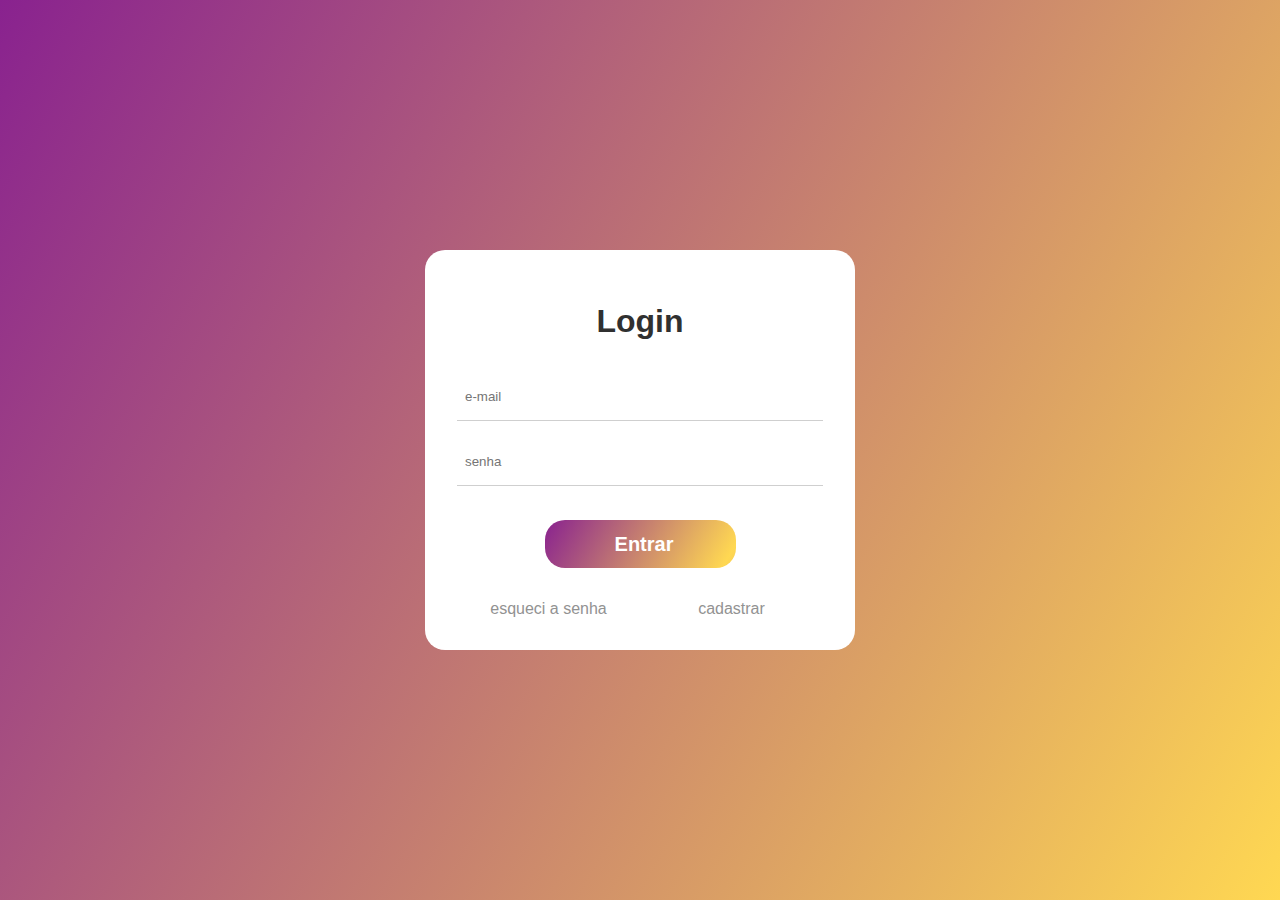
<file: index.html>
<!DOCTYPE html>
<html lang="pt-br">
<head>
    <meta charset="UTF-8">
    <meta http-equiv="X-UA-Compatible" content="IE=edge">
    <meta name="viewport" content="width=device-width, initial-scale=1.0">
    <link rel="stylesheet" href="style.css">
    <link rel="shortcut icon" href="img/Logo-Kut-Hair-A.R-fundo-degrade-diagonal.ico" type="image/x-icon">
    <script defer src="script.js"> </script>
    <title>Kut Hair</title>
</head>
<body>
    <main class="login">
        <div class="login__container">
            <h1 class="login__title">Login</h1>
                <form class="login__form">
                    <input class="login__input" type="email" placeholder="e-mail">
                    <span class="login__input-border"></span>
                    <input class="login__input" type="password" placeholder="senha">
                    <span class="login__input-border"></span>
                    <br>
                    <div id="centra"> <a id="button" href="pagina-principal.html">Entrar</a> </div>
                    <section class="inferior">
                        <div id="div-a">
                            <a class="login__reset" href="#">esqueci a senha</a>
                        </div>
                         <div id="div-b">
                           <a class="login__reset" href="escolha.html">cadastrar</a>  
                        </div>    
                    </section>
                </form>
        </div>
    </main>
</body>
</html>
</file>
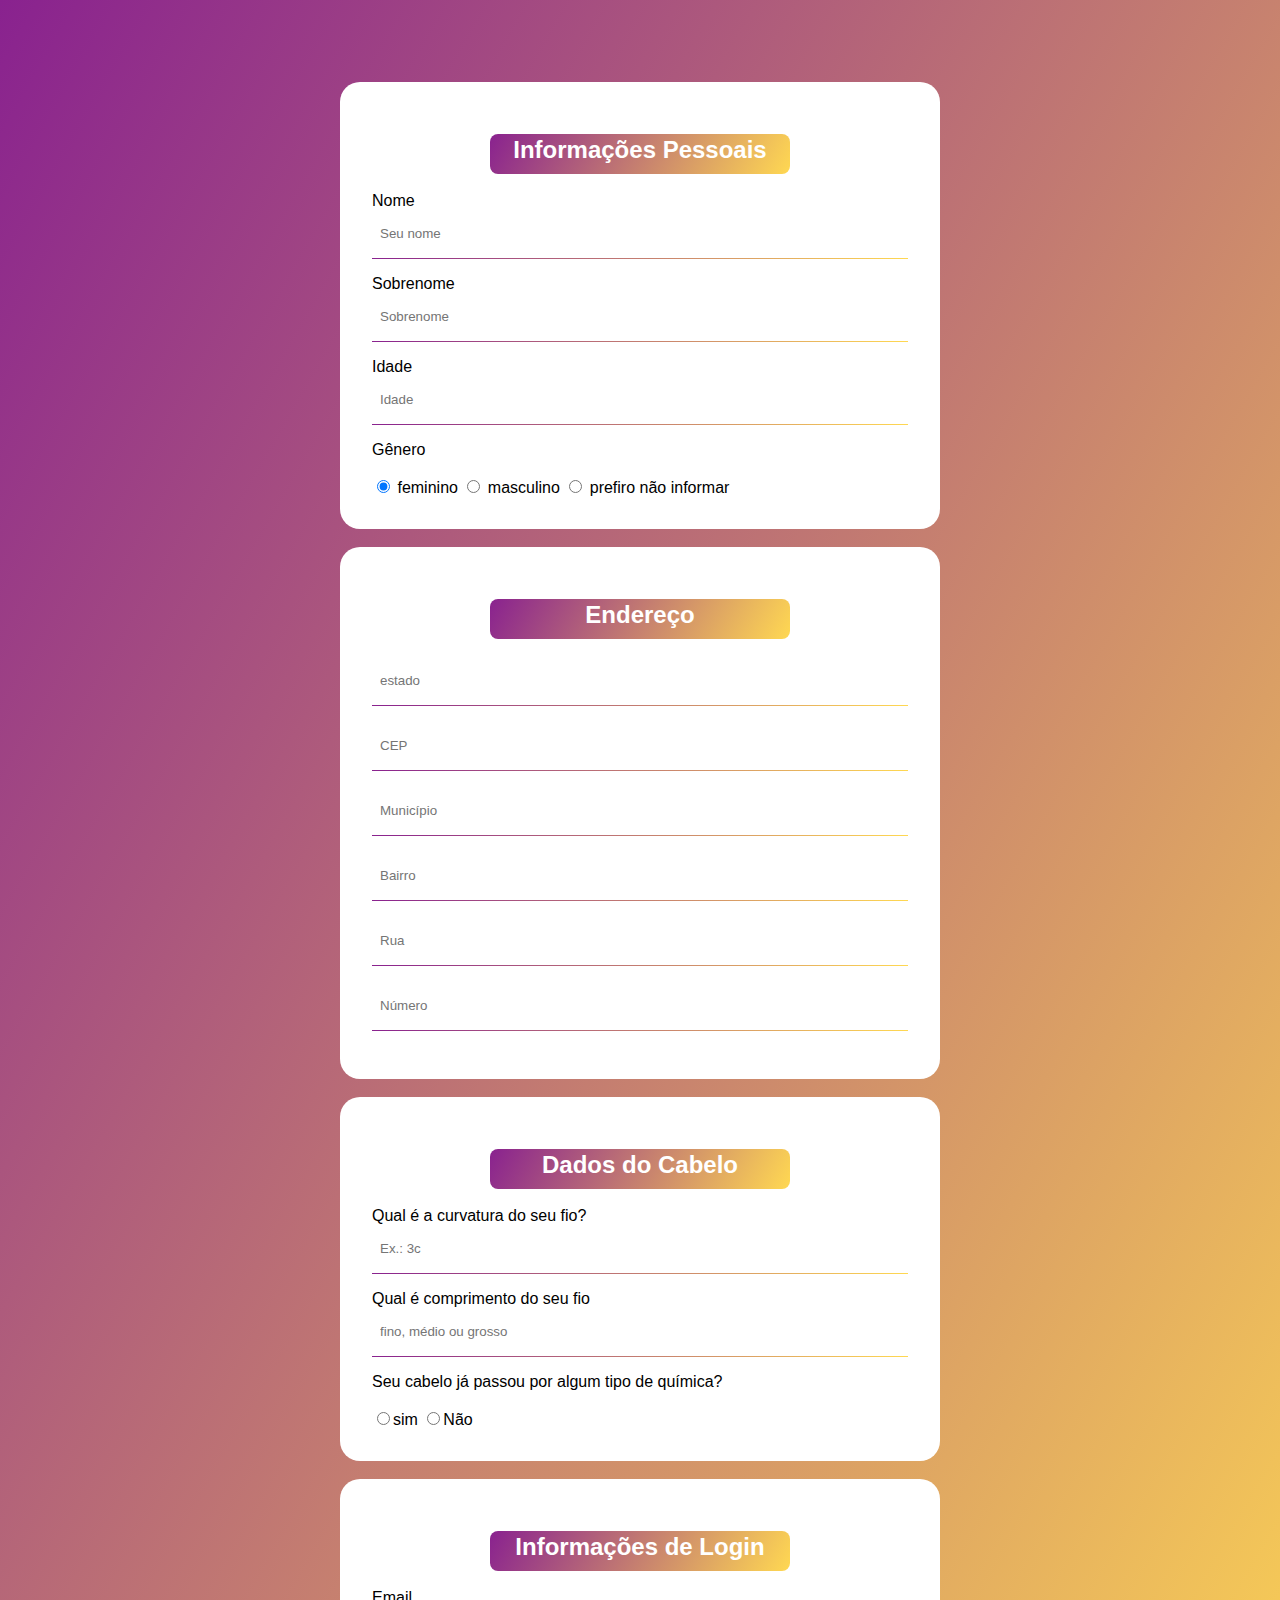
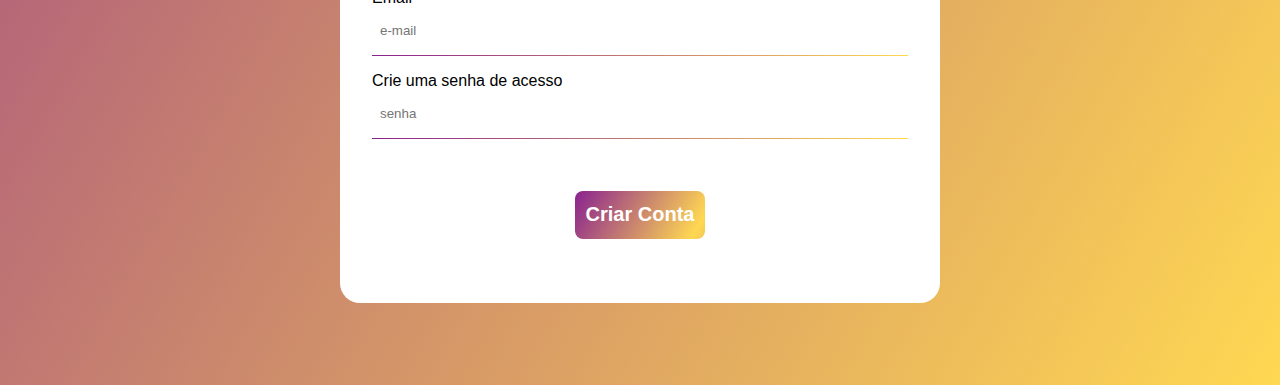
<file: cadastrar.html>
<!DOCTYPE html>

    <html lang="pt-br">

<head>

    <meta charset="UTF-8">
    <meta http-equiv="X-UA-Compatible" content="IE=edge">
    <meta name="viewport" content="width=device-width, initial-scale=1.0">
    <link rel="stylesheet" href="cadastrar.css">
    <link rel="shortcut icon" href="img/Logo-Kut-Hair-A.R-fundo-degrade-diagonal.ico" type="image/x-icon">
    <title>Cadastro Kut Hair</title>

</head>

<body>
    
    <main class="cadastro">

        <div class="cad__container">

            <form class="cad__form"></form>

                    <div class="cad__fieldset">

                        <div id="cad__title-radio"> <h2 class="cad__title">Informações Pessoais</h2> </div>

                        <br>

                        <label for="nome">Nome</label>
                        <input class="cad__input" type="text" name="nome" placeholder="Seu nome" id="nome">
                        <span class="cad__input-border"></span>

                        <label for="sobrenome">Sobrenome</label>
                        <input class="cad__input" type="text" name="sobrenome" placeholder="Sobrenome" id="sobrenome">
                        <span class="cad__input-border"></span>

                        <label for="idade">Idade</label>
                        <input class="cad__input" type="text" name="idade" placeholder="Idade" id="idade">
                        <span class="cad__input-border"></span>

                        <label>
                            <label for="gender">Gênero</label> <br> <br>
                            <input type="radio" name="gender" value="feminino" checked id="gender"> feminino
                            <input type="radio" name="gender" value="masculino" id="gender"> masculino
                            <input id="gender" type="radio" name="gender" value="prefiro não informar" >
                            prefiro não informar
                        </label>

                    </div>

                    <br>

                    <div class="cad__fieldset">

                        <div id="cad__title-radio"> <h2 class="cad__title">Endereço</h2> </div>    

                        <br>

                        <div class="endereco" id="estado">

                            <input type="text" class="cad__input" name="estado"
                        placeholder="estado">
                        <span class="cad__input-border"></span>

                        </div>
                        
                        <div class="endereco" id="cep">
                        
                        <input type="text" class="cad__input" name="CEP"
                        placeholder="CEP">
                        <span class="cad__input-border"></span>

                        </div>

                        <div class="endereco" id="mucipio">

                        <input type="text" class="cad__input" name="municipio"
                        placeholder="Município">
                        <span class="cad__input-border"></span>

                        </div>

                        <div class="endereco" id="bairro">

                        <input type="text" class="cad__input" name="bairro"
                        placeholder="Bairro">
                        <span class="cad__input-border"></span>

                        </div>

                        <div class="endereco" id="rua">

                        <input type="text" class="cad__input" name="rua"
                        placeholder="Rua">
                        <span class="cad__input-border"></span>

                        </div>

                        <div class="endereco" id="numero">

                            <input type="text" class="cad__input" name="numero"
                            placeholder="Número">
                            <span class="cad__input-border"></span>
    
                        </div>

                    </div>

                    <br>

                    <div class="cad__fieldset">

                        <div id="cad__title-radio"> <h2 class="cad__title">Dados do Cabelo</h2> </div>

                        <br>

                        <label for="curvatura">Qual é a curvatura do seu fio?</label>
                        <input class="cad__input" type="text" name="curvatura" placeholder="Ex.: 3c" id="curvatura">
                        <span class="cad__input-border"></span>

                        <label for="comprimento">Qual é  comprimento do seu fio</label>
                        <input class="cad__input" type="text" name="comprimento" placeholder="fino, médio ou grosso" id="comprimento">
                        <span class="cad__input-border"></span>

                        <label>
                            <label for="quimica">Seu cabelo já passou por algum tipo de química?</label> <br> <br>
                            <input type="radio" name="quimica" value="sim" id="quimica">sim
                            <input type="radio" name="quimica" value="não">Não
                        </label>

                    </div>   

                    <br>

                    <div class="cad__fieldset">

                        <div id="cad__title-radio"> <h2 class="cad__title">Informações de Login</h2> </div>

                        <br>
                        
                        <label for="email">Email</label>
                        <input class="cad__input" type="email" placeholder="e-mail" id="email">
                        <span class="cad__input-border"></span>

                        <label for="senha">Crie uma senha de acesso</label>
                        <input class="cad__input" type="password" placeholder="senha" id="senha">
                        <span class="cad__input-border"></span> <br> <br>

                        <div id="submit"> <a id="sub-button" href="pagina-principal.html" class="cad__submit">Criar Conta</a> </div>

                    </div>

            </form>

        </div>

    </main>

</body>

</html>
</file>
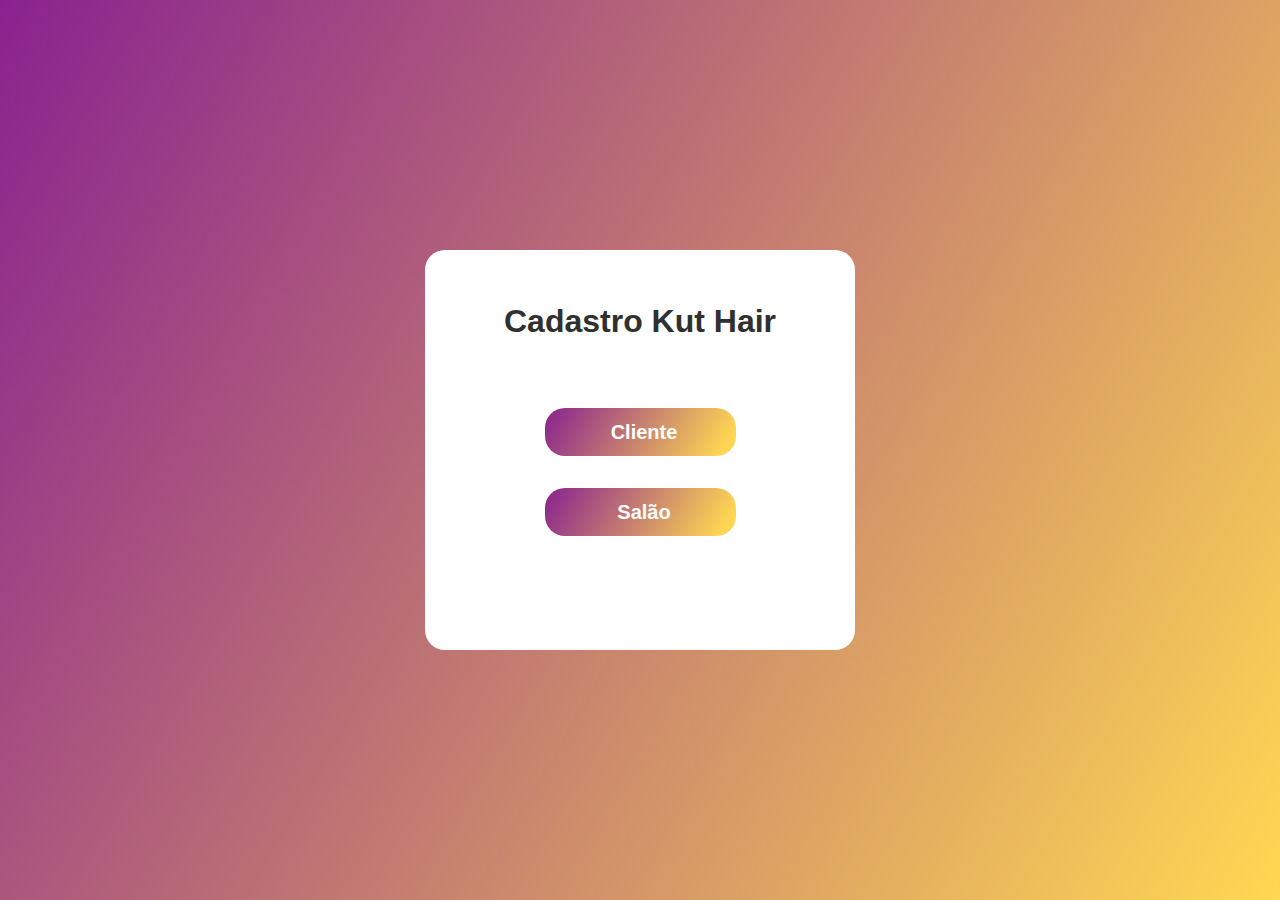
<file: escolha.html>
<!DOCTYPE html>
<html lang="pt-br">
<head>
    <meta charset="UTF-8">
    <meta http-equiv="X-UA-Compatible" content="IE=edge">
    <meta name="viewport" content="width=device-width, initial-scale=1.0">
    <link rel="stylesheet" href="escola.css">
    <link rel="shortcut icon" href="img/Logo-Kut-Hair-A.R-fundo-degrade-diagonal.ico" type="image/x-icon">
    <title>Kut Hair</title>

</head>
<body>
   
    <main class="login">
        <div class="login__container">
            <h1 class="login__title">Cadastro Kut Hair</h1>

            <br>
            <br>                    
                    <div id="centra"> <a id="button" href="cadastrar.html">Cliente</a></div>

                    <div id="centra"> <a id="button" href="salao.html">Salão</a> </div>
     
        </div>
    </main>

</body>
</html>
</file>
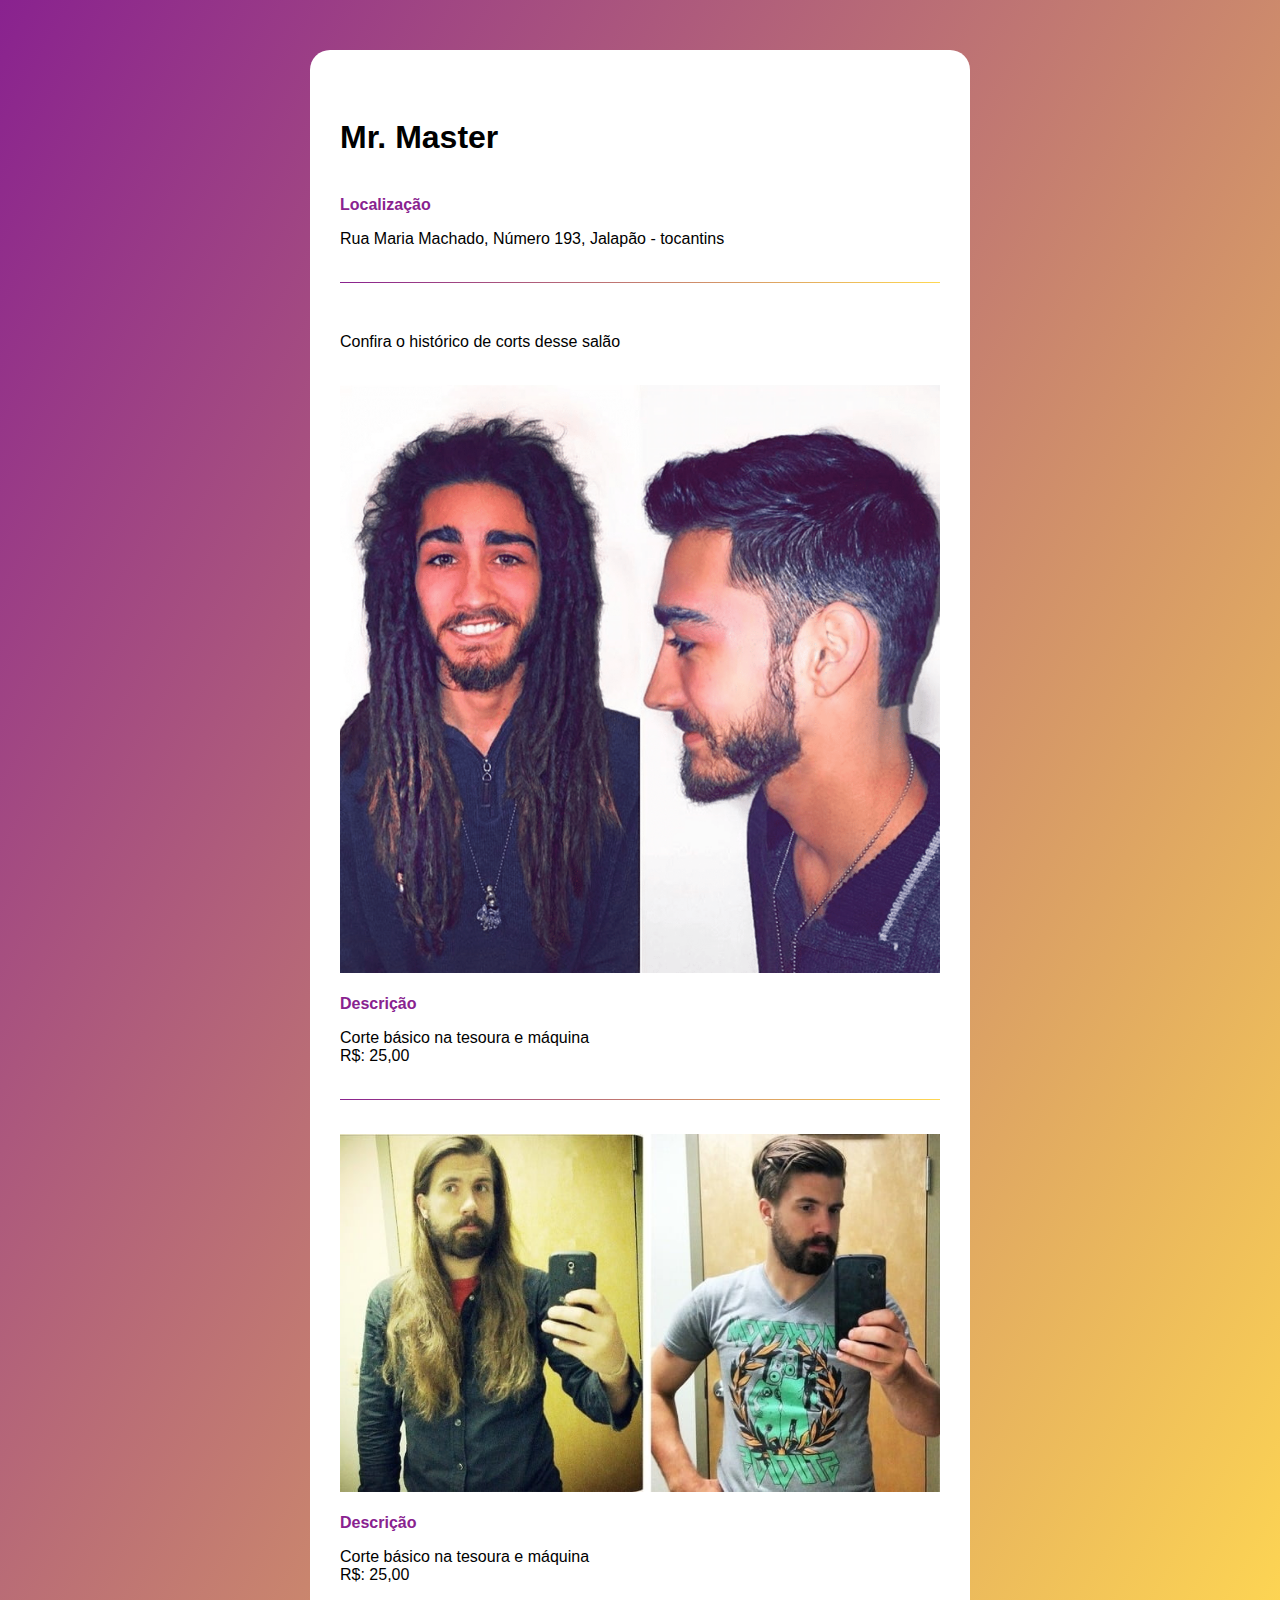
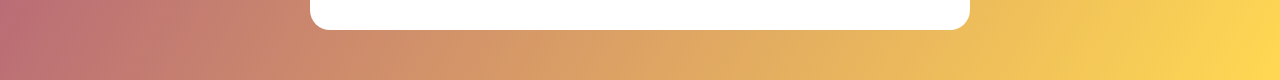
<file: port.html>
<!DOCTYPE html>
<html lang="pt-br">
<head>
    <meta charset="UTF-8">
    <meta http-equiv="X-UA-Compatible" content="IE=edge">
    <meta name="viewport" content="width=device-width, initial-scale=1.0">
    <title>Kut Hair</title>
    <link rel="stylesheet" href="port.css">
    <link rel="shortcut icon" href="img/Logo-Kut-Hair-A.R-fundo-degrade-diagonal.ico" type="image/x-icon">
</head>
<body>
    <main class="main">
    <div class="container">
        <div class="fieldset">
            <br>
            <h1>Mr. Master</h1>
            <br>
            <label for="rua">Localização</label>
            <p id="rua"> Rua Maria Machado, Número 193, Jalapão - tocantins</p>
            <br>
            <span class="cad__input-border"></span>
            <br>
            <label for="portifolio"></label>
            <p>Confira o histórico de corts desse salão</p>
            <br>
                <div class="img">
                    <img class="img1" src="img/antes2.png" alt="antes e depois"> <br><br>
                    <label for="deta">Descrição</label>
                    <p id="deta">Corte básico na tesoura e máquina <br>
                    R$: 25,00</p>
                </div>
                <br>
                <span class="cad__input-border"></span>
                <br>
                <div class="img">
                    <img class="img2" src="img/antes1.jpg" alt="antes e depois"> <br><br>
                    <label for="deta">Descrição</label>
                    <p id="deta">Corte básico na tesoura e máquina <br>
                    R$: 25,00</p>
                </div>
        </div>
    </div>
    </main>
</body>
</html>
</file>
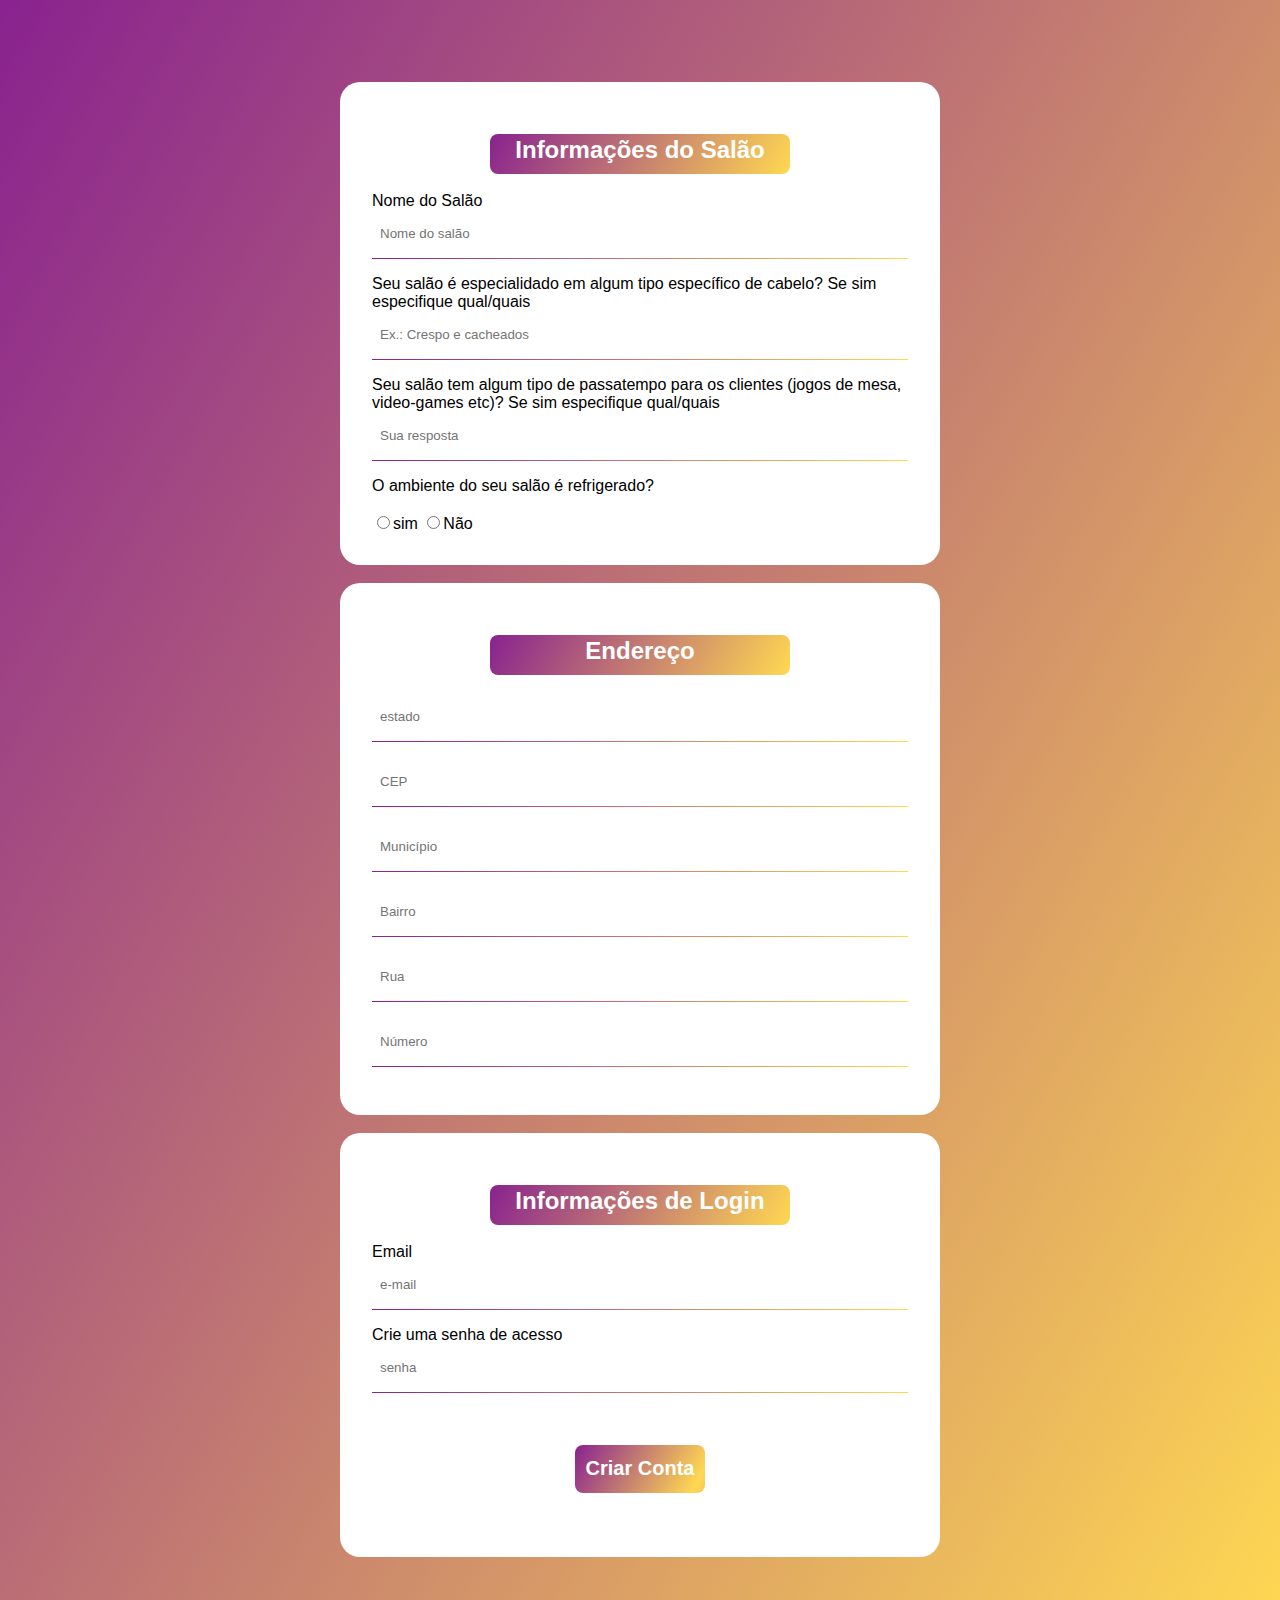
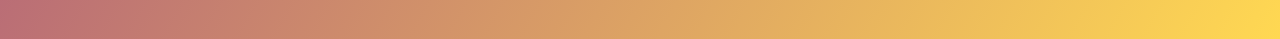
<file: salao.html>
<!DOCTYPE html>

    <html lang="pt-br">

<head>

    <meta charset="UTF-8">
    <meta http-equiv="X-UA-Compatible" content="IE=edge">
    <meta name="viewport" content="width=device-width, initial-scale=1.0">
    <link rel="stylesheet" href="cadastrar.css">
    <link rel="shortcut icon" href="img/Logo-Kut-Hair-A.R-fundo-degrade-diagonal.ico" type="image/x-icon">
    <title>Cadastro Kut Hair</title>

</head>

<body>
    
    <main class="cadastro">

        <div class="cad__container">

            <form class="cad__form"></form>

                    <div class="cad__fieldset">

                        <div id="cad__title-radio"> <h2 class="cad__title">Informações do Salão</h2> </div>

                        <br>

                        <label for="nome">Nome do Salão</label>
                        <input class="cad__input" type="text" name="nome" placeholder="Nome do salão" id="nome">
                        <span class="cad__input-border"></span>

                        <label for="especializacao">Seu salão é especialidado em algum tipo específico de cabelo? Se sim especifique qual/quais</label>
                        <input class="cad__input" type="text" name="especialização" placeholder="Ex.: Crespo e cacheados" id="especializacao">
                        <span class="cad__input-border"></span>

                        <label for="fun">Seu salão tem algum tipo de passatempo para os clientes (jogos de mesa, video-games etc)? Se sim especifique qual/quais</label>
                        <input class="cad__input" type="text" name="fun" placeholder="Sua resposta" id="especializacao">
                        <span class="cad__input-border"></span>

                        <label>
                            <label for="quimica">O ambiente do seu salão é refrigerado?</label> <br> <br>
                            <input type="radio" name="quimica" value="sim" id="quimica">sim
                            <input type="radio" name="quimica" value="não">Não
                        </label>

                    </div>

                    <br>

                    <div class="cad__fieldset">

                        <div id="cad__title-radio"> <h2 class="cad__title">Endereço</h2> </div>    

                        <br>

                        <div class="endereco" id="estado">

                            <input type="text" class="cad__input" name="estado"
                        placeholder="estado">
                        <span class="cad__input-border"></span>

                        </div>
                        
                        <div class="endereco" id="cep">
                        
                        <input type="text" class="cad__input" name="CEP"
                        placeholder="CEP">
                        <span class="cad__input-border"></span>

                        </div>

                        <div class="endereco" id="mucipio">

                        <input type="text" class="cad__input" name="municipio"
                        placeholder="Município">
                        <span class="cad__input-border"></span>

                        </div>

                        <div class="endereco" id="bairro">

                        <input type="text" class="cad__input" name="bairro"
                        placeholder="Bairro">
                        <span class="cad__input-border"></span>

                        </div>

                        <div class="endereco" id="rua">

                        <input type="text" class="cad__input" name="rua"
                        placeholder="Rua">
                        <span class="cad__input-border"></span>

                        </div>

                        <div class="endereco" id="numero">

                            <input type="text" class="cad__input" name="numero"
                            placeholder="Número">
                            <span class="cad__input-border"></span>
    
                        </div>

                    </div>

                    <br>

                    <div class="cad__fieldset">

                        <div id="cad__title-radio"> <h2 class="cad__title">Informações de Login</h2> </div>

                        <br>
                        
                        <label for="email">Email</label>
                        <input class="cad__input" type="email" placeholder="e-mail" id="email">
                        <span class="cad__input-border"></span>

                        <label for="senha">Crie uma senha de acesso</label>
                        <input class="cad__input" type="password" placeholder="senha" id="senha">
                        <span class="cad__input-border"></span> <br> <br>

                        <div id="submit"> <a id="sub-button" href="pagina-principal.html" class="cad__submit">Criar Conta</a> </div>

                    </div>

            </form>

        </div>

    </main>

</body>

</html>
</file>
<file: style.css>
:root {
    --input-linear: linear-gradient(120deg, #89228f, #ffd852);
    --input-error: red; 
    --button-linear: linear-gradient(120deg, #89228f, #ffd852, #89228f);
    --button-disable: #acacac;
    --white: #fff; 
    --black: #303030; 
    --gray: #929292;
    --light-gray: #cfcfcf;
}

body {
    margin: 0;
    padding: 0;
    font-family: -apple-system, BlinkMacSystemFont, 'Segoe UI', Roboto, Oxygen, Ubuntu, Cantarell, 'Open Sans', 'Helvetica Neue', sans-serif;
}

.login {
    height: 100vh;
    background: var(--input-linear);
    display: flex;
    justify-content: center;
    align-items: center;
}

.login__container {
    min-height: 400px;
    width: 430px;
    background-color: var(--white);
    box-sizing: border-box;
    padding: 32px;
    border-radius: 20px;
    display: flex;
    flex-direction: column;
    align-items: center;
}

.login__title {
    margin-bottom:32px;
    color: var(--black);
}

.login__form {
    width: 100%;
    display: flex;
    flex-direction: column;
    align-items: center;
    justify-content: center;
}

.login__input {
    height: 48px;
    width: 100%;
    box-sizing: border-box;
    padding-left: 8px;
    border: unset;
    outline: none;
}

.login__input-border {
    height: 1px;
    width: 100%;
    margin-bottom: 16px;
    background-color: var(--light-gray);
    transition: .3s ease-in-out;
}

.login__input-border::after {
    content: '';
    display: block;
    height: 1px;
    width: 0;
    margin-bottom: 16px;
    background: var(--input-linear);
    transition: .3s ease-in-out;
}

.login__input:focus + .login__input-border::after {
    width: 100%;

}

.login__input-border.error {
    background-color: var(--input-error);
}

.login__submite:disabled {
    background-color: var(--button-disable);
    cursor: not-allowed;
}


.login__reset {
    font-size: 16px;
    color: var(--gray);
    text-decoration: none;
    cursor: pointer;
}

.inferior {
    background-position: center;
    width: 100%;
}

div {
    display: inline-block;
}

#div-a {
    float: left;
    text-align: center;
    width: 50%;
}

#div-b {
    float: right;
    text-align: center;
    width: 50%;
}

#centra {
    height: 48px;
    width: 50%;
    padding-left: 8px;
    outline: none;
    position: relative;
    background: var(--button-linear);
    background-size: 200%;
    margin-bottom: 32px;
    color: var(--white);
    font-size: 20px;
    font-weight: bold;
    border: unset;
    border-radius:  20px;
    cursor: pointer;
    transition: .5s ease-in-out;
    display: flex;
    justify-content: center;
    align-items: center;
}

#centra:hover {
    background-position: right;
}

#button {
    text-decoration: none;
    color: var(--white);
}
</file>
<file: cadastrar.css>
:root {
    --input-linear: linear-gradient(120deg, #89228f, #ffd852);
    --input-error: red; 
    --button-linear: linear-gradient(120deg, #89228f, #ffd852, #89228f);
    --button-disable: #acacac;
    --white: #fff; 
    --black: #303030; 
    --gray: #929292;
    --light-gray: #cfcfcf;
}

body {
    margin: 0;
    padding: 0;
    font-family: -apple-system, BlinkMacSystemFont, 'Segoe UI', Roboto, Oxygen, Ubuntu, Cantarell, 'Open Sans', 'Helvetica Neue', sans-serif;
}

.cadastro {
    min-height: 100%;
    background: var(--input-linear);
    display: flex;
    justify-content: center;
    align-items: center;
    padding-top: 50px;
    padding-bottom: 50px;
}

.cad__container {
    width: 600px;
    background-color: transparent;
    padding: 32px;
    border-radius: 8px;
    flex-direction: column;
    align-items: center;
}

.cad__form {
    width: 100%;
    display: flex;
    flex-direction: column;
    align-items: center;
    justify-content: center;
}

.cad__fieldset {
    background: var(--white);
    padding: 32px;
    border-radius: 20px;
}

.cad__title {
    margin-bottom:40px;
    color: var(--white);
    padding-top: 2px;
    text-align: center;
    display: flex;
    justify-content: center;
    align-items: center;
}

.cad__input {
    height: 48px;;
    width: 100%;
    box-sizing: border-box;
    padding-left: 8px;
    border: unset;
    outline: none;
    flex-direction: column;
}

.cad__input-border {
    height: 1px;
    width: 100%;
    margin-bottom: 16px;
    background-color: #cfcfcf;
    transition: .3s ease-in-out;
}


.cad__input-border::after {
    content: '';
    display: block;
    height: 1px;
    width: 1;
    margin-bottom: 16px;
    background: var(--input-linear);
    transition: .3s ease-in-out;
}

.cad__input:focus + .cad__input-border::after {
    width: 100%;

}

.cad__submit {
    height: 48px;
    width: 130px;
    outline: none;
    position: relative;
    background: var(--button-linear);
    background-size: 200%;
    margin-bottom: 32px;
    color: var(--white);
    font-weight: bold;
    border: unset;
    border-radius:  8px;
    cursor: pointer;
    transition: .5s ease-in-out;
}

.cad__submite:disabled {
    background-color: var(--button-disable);
    cursor: not-allowed;
}

.cad__submit:hover {
    background-position: right;
}

#submit {
    display: flex;
    justify-content: center;
    align-items: center;
}

#cad__title-radio {
    display: block;
    margin-left: auto;
    margin-right: auto;
    background: var(--input-linear);
    border-radius: 8px;
    width: 300px;
    height: 40px;
}

#sub-button {
    text-decoration: none;
    text-align: center;
    align-items: center;
    display: flex;
    justify-content: center;
    font-size: 20px;
    font-weight: bold;
}

#especializacao1 {
    display: flex;
    font-size: 50px;
    background-color: blue;
}

#check {
    display: inline-block;
}
</file>
<file: escola.css>
:root {
    --input-linear: linear-gradient(120deg, #89228f, #ffd852);
    --input-error: red; 
    --button-linear: linear-gradient(120deg, #89228f, #ffd852, #89228f);
    --button-disable: #acacac;
    --white: #fff; 
    --black: #303030; 
    --gray: #929292;
    --light-gray: #cfcfcf;
}

body {
    margin: 0;
    padding: 0;
    font-family: -apple-system, BlinkMacSystemFont, 'Segoe UI', Roboto, Oxygen, Ubuntu, Cantarell, 'Open Sans', 'Helvetica Neue', sans-serif;
}

.login {
    height: 100vh;
    background: var(--input-linear);
    display: flex;
    justify-content: center;
    align-items: center;
}

.login__container {
    min-height: 400px;
    width: 430px;
    background-color: var(--white);
    box-sizing: border-box;
    padding: 32px;
    border-radius: 20px;
    display: flex;
    flex-direction: column;
    align-items: center;
}

.login__title {
    margin-bottom:32px;
    color: var(--black);
}

.login__form {
    width: 100%;
    display: flex;
    flex-direction: column;
    align-items: center;
    justify-content: center;
}

.login__input {
    height: 48px;
    width: 100%;
    box-sizing: border-box;
    padding-left: 8px;
    border: unset;
    outline: none;
}

.login__input-border {
    height: 1px;
    width: 100%;
    margin-bottom: 16px;
    background-color: var(--light-gray);
    transition: .3s ease-in-out;
}

.login__input-border::after {
    content: '';
    display: block;
    height: 1px;
    width: 0;
    margin-bottom: 16px;
    background: var(--input-linear);
    transition: .3s ease-in-out;
}

.login__input:focus + .login__input-border::after {
    width: 100%;

}

.login__input-border.error {
    background-color: var(--input-error);
}

.login__submite:disabled {
    background-color: var(--button-disable);
    cursor: not-allowed;
}


.login__reset {
    font-size: 16px;
    color: var(--gray);
    text-decoration: none;
    cursor: pointer;
}

.inferior {
    background-position: center;
    width: 100%;
}

div {
    display: inline-block;
}

#div-a {
    float: left;
    text-align: center;
    width: 50%;
}

#div-b {
    float: right;
    text-align: center;
    width: 50%;
}

#centra {
    height: 48px;
    width: 50%;
    padding-left: 8px;
    outline: none;
    position: relative;
    background: var(--button-linear);
    background-size: 200%;
    margin-bottom: 32px;
    color: var(--white);
    font-size: 20px;
    font-weight: bold;
    border: unset;
    border-radius:  20px;
    cursor: pointer;
    transition: .5s ease-in-out;
    display: flex;
    justify-content: center;
    align-items: center;
}

#centra:hover {
    background-position: right;
}

#button {
    text-decoration: none;
    color: var(--white);
}

p {
    font-size: 20px;
}
</file>
<file: port.css>
:root {
    --input-linear: linear-gradient(120deg, #89228f, #ffd852);
    --input-error: red; 
    --button-linear: linear-gradient(120deg, #89228f, #ffd852, #89228f);
    --button-disable: #acacac;
    --white: #fff; 
    --black: #303030; 
    --gray: #929292;
    --light-gray: #cfcfcf;
    --purple: #89228f;
    --yellow:#ffd852;
}

body {
    margin: 0;
    padding: 0;
    font-family: -apple-system, BlinkMacSystemFont, 'Segoe UI', Roboto, Oxygen, Ubuntu, Cantarell, 'Open Sans', 'Helvetica Neue', sans-serif;
}

.main {
    min-height: 100%;
    background: var(--input-linear);
    display: flex;
    justify-content: center;
    align-items: center;
    padding-top: 50px;
    padding-bottom: 50px;
}

.container {
    background: var(--white);
    border-radius: 20px;
    padding: 30px;
}

.img1 {
    width: 600px;
    height: 588px;
}

.img2 {
    width: 600px
}

.cad__input-border {
    content: '';
    display: block;
    height: 1px;
    width: 1;
    margin-bottom: 16px;
    background: var(--input-linear);
    transition: .3s ease-in-out;
}

label {
    font-weight: bold;
    color: var(--purple)
}
</file>
